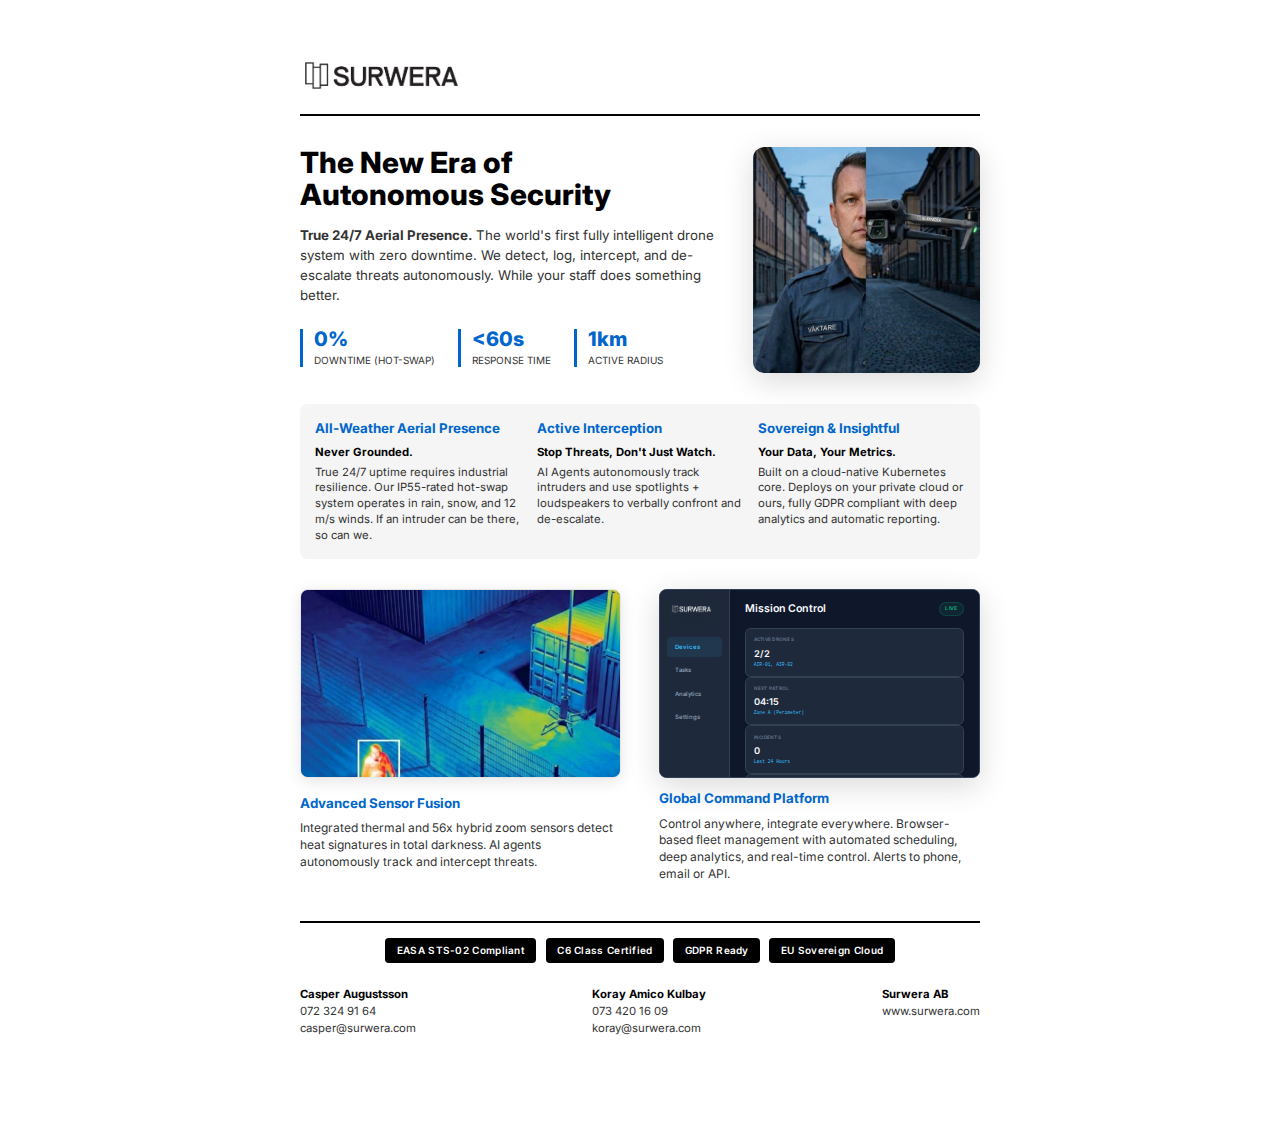
<file: one-pager.html>
<!DOCTYPE html>
<html lang="en">

<head>
    <meta charset="UTF-8">
    <meta name="viewport" content="width=device-width, initial-scale=1.0">
    <title>SURWERA System - One Pager</title>
    <link href="https://fonts.googleapis.com/css2?family=Inter:wght@300;400;500;600;700;800&display=swap"
        rel="stylesheet">
    <link rel="stylesheet" href="print.css">
</head>

<body>
    <div class="page">
        <!-- Header -->
        <header class="doc-header">
            <div class="logo-section">
                <img src="content/Surwera_logo_BW.png" alt="SURWERA">
            </div>
        </header>

        <!-- Hero Section -->
        <section class="hero">
            <div class="hero-content">
                <h1>The New Era of<br>Autonomous Security</h1>
                <p class="hero-subtitle"><strong>True 24/7 Aerial Presence.</strong> The world's first fully intelligent
                    drone system with zero downtime. We detect, log, intercept, and de-escalate threats autonomously.
                    While your staff does something better.</p>

                <div class="key-stats">
                    <div class="stat">
                        <span class="stat-value">0%</span>
                        <span class="stat-label">Downtime (Hot-Swap)</span>
                    </div>
                    <div class="stat">
                        <span class="stat-value">&lt;60s</span>
                        <span class="stat-label">Response Time</span>
                    </div>
                    <div class="stat">
                        <span class="stat-value">1km</span>
                        <span class="stat-label">Active Radius</span>
                    </div>
                </div>
            </div>
            <div class="hero-image-container">
                <img src="content/drone_guard.png" alt="Drone Operation" class="hero-image">
            </div>
        </section>

        <!-- Core Value Proposition -->
        <section class="value-prop">
            <div class="prop-card">
                <h3>All-Weather Aerial Presence</h3>
                <p><strong>Never Grounded.</strong> True 24/7 uptime requires industrial resilience. Our IP55-rated
                    hot-swap system operates in rain, snow, and 12 m/s winds. If an intruder can be there, so can we.
                </p>
            </div>
            <div class="prop-card">
                <h3>Active Interception</h3>
                <p><strong>Stop Threats, Don't Just Watch.</strong> AI Agents autonomously track intruders and use
                    spotlights + loudspeakers to verbally confront and de-escalate.</p>
            </div>
            <div class="prop-card">
                <h3>Sovereign & Insightful</h3>
                <p><strong>Your Data, Your Metrics.</strong> Built on a cloud-native Kubernetes core. Deploys on your
                    private cloud or ours, fully GDPR compliant with deep analytics and automatic reporting.</p>
            </div>
        </section>

        <!-- New Visual Feature Section -->
        <section class="visual-features"
            style="display: grid; grid-template-columns: 1fr 1fr; gap: 10mm; margin-bottom: 10mm;">
            <div class="feature-box">
                <img src="content/thermal_detection_color.jpg" class="feature-visual" alt="AI Logic">
                <h3 style="font-size: 10pt; color: var(--color-accent); margin: 0 0 2mm 0;">Advanced Sensor Fusion</h3>
                <p style="font-size: 9pt; color: var(--color-secondary); margin: 0;">Integrated thermal and 56x hybrid
                    zoom sensors detect heat signatures in total darkness. AI agents autonomously track and intercept
                    threats.</p>
            </div>
            <div class="feature-box">
                <!-- Compact Platform Mockup -->
                <div class="platform-mockup feature-visual">
                    <div class="pm-sidebar">
                        <div class="pm-logo">
                            <img src="content/Surwera_logo_NEG.png" alt="Logo">
                        </div>
                        <div class="pm-nav-item active">Devices</div>
                        <div class="pm-nav-item">Tasks</div>
                        <div class="pm-nav-item">Analytics</div>
                        <div class="pm-nav-item">Settings</div>
                    </div>
                    <div class="pm-content">
                        <div class="pm-header">
                            <div class="pm-title">Mission Control</div>
                            <div class="pm-status">Live</div>
                        </div>
                        <div class="pm-grid">
                            <div class="pm-card">
                                <span class="pm-card-label">Active Drones</span>
                                <span class="pm-card-value">2/2</span>
                                <span class="pm-card-sub">AIR-01, AIR-02</span>
                            </div>
                            <div class="pm-card">
                                <span class="pm-card-label">Next Patrol</span>
                                <span class="pm-card-value">04:15</span>
                                <span class="pm-card-sub">Zone A (Perimeter)</span>
                            </div>
                            <div class="pm-card">
                                <span class="pm-card-label">Incidents</span>
                                <span class="pm-card-value">0</span>
                                <span class="pm-card-sub">Last 24 Hours</span>
                            </div>
                            <div class="pm-card">
                                <span class="pm-card-label">System Health</span>
                                <span class="pm-card-value">100%</span>
                                <span class="pm-card-sub">All Systems Nominal</span>
                            </div>
                        </div>
                    </div>
                </div>
                <h3 style="font-size: 10pt; color: var(--color-accent); margin: 0 0 2mm 0;">Global Command Platform</h3>
                <p style="font-size: 9pt; color: var(--color-secondary); margin: 0;">Control anywhere, integrate
                    everywhere. Browser-based fleet management with automated scheduling, deep analytics, and real-time
                    control. Alerts to phone, email or API.</p>
            </div>
        </section>

        <!-- Compliance & Footer -->
        <section class="compliance-footer">
            <div class="compliance-badges">
                <span class="badge">EASA STS-02 Compliant</span>
                <span class="badge">C6 Class Certified</span>
                <span class="badge">GDPR Ready</span>
                <span class="badge">EU Sovereign Cloud</span>
            </div>

            <div class="footer-contact">
                <div class="contact-info">
                    <strong>Casper Augustsson</strong><br>
                    072 324 91 64<br>
                    casper@surwera.com
                </div>
                <div class="contact-info">
                    <strong>Koray Amico Kulbay</strong><br>
                    073 420 16 09<br>
                    koray@surwera.com
                </div>
                <div class="company-info">
                    <strong>Surwera AB</strong><br>
                    www.surwera.com
                </div>
            </div>
        </section>
    </div>
</body>

</html>
</file>
<file: print.css>
/* Print-optimized styles for One Pager */

:root {
    --color-primary: #000000;
    --color-secondary: #333333;
    --color-accent: #0066cc;
    --color-light-gray: #f5f5f5;
    --color-border: #e0e0e0;

    --font-family: 'Inter', sans-serif;
}

* {
    box-sizing: border-box;
    -webkit-print-color-adjust: exact !important;
    print-color-adjust: exact !important;
}

body {
    margin: 0;
    padding: 0;
    font-family: var(--font-family);
    background: #ffffff;
    color: var(--color-primary);
    font-size: 12px;
    /* Base size for print */
    line-height: 1.4;
}

.page {
    width: 210mm;
    /* A4 width */
    height: 297mm;
    /* A4 height */
    padding: 15mm;
    margin: 0 auto;
    background: white;
    position: relative;
    overflow: hidden;
    /* Prevent spillover */
}


.doc-meta {
    font-size: 9pt;
    color: var(--color-secondary);
    margin-top: 2mm;
}

/* Header - Updated to match new HTML structure */
.doc-header {
    display: flex;
    justify-content: space-between;
    align-items: center;
    border-bottom: 2px solid var(--color-primary);
    padding-bottom: 4mm;
    margin-bottom: 8mm;
}

.logo-section img {
    height: 10mm;
    width: auto;
}

.doc-header .doc-meta {
    text-align: right;
    font-size: 9pt;
    color: var(--color-secondary);
    margin-top: 0;
}

/* Legacy header styles (keep for compatibility) */
.header {
    display: flex;
    justify-content: space-between;
    align-items: center;
    border-bottom: 2px solid var(--color-primary);
    padding-bottom: 10mm;
    margin-bottom: 10mm;
}

.logo {
    height: 12mm;
    width: auto;
}

.header-info {
    text-align: right;
}

.doc-title {
    font-size: 14pt;
    font-weight: 800;
    letter-spacing: 1px;
    text-transform: uppercase;
}


/* Hero */
.hero {
    display: flex;
    justify-content: space-between;
    margin-bottom: 8mm;
    gap: 8mm;
}

.hero-content {
    flex: 1;
}

.hero h1 {
    font-size: 22pt;
    line-height: 1.1;
    margin: 0 0 4mm 0;
    color: var(--color-primary);
    font-weight: 800;
}

.hero-subtitle {
    font-size: 10pt;
    color: var(--color-secondary);
    margin-bottom: 6mm;
    line-height: 1.5;
}

.key-stats {
    display: flex;
    gap: 6mm;
}

.stat {
    border-left: 3px solid var(--color-accent);
    padding-left: 3mm;
}

.stat-value {
    display: block;
    font-size: 15pt;
    font-weight: 800;
    color: var(--color-accent);
    line-height: 1;
}

.stat-label {
    font-size: 7.5pt;
    text-transform: uppercase;
    color: var(--color-secondary);
    display: block;
    margin-top: 1mm;
}

.hero-image-container {
    flex: 0 0 60mm;
    width: 60mm;
    height: 60mm;
    border-radius: 3mm;
    overflow: hidden;
    box-shadow: 0 2mm 8mm rgba(0, 0, 0, 0.15);
}

.hero-image {
    width: 100%;
    height: 100%;
    object-fit: cover;
}

/* Value Props */
.value-prop {
    display: grid;
    grid-template-columns: 1fr 1fr 1fr;
    gap: 4mm;
    margin-bottom: 8mm;
    background: var(--color-light-gray);
    padding: 4mm;
    border-radius: 2mm;
}

.prop-card h3 {
    font-size: 10pt;
    margin: 0 0 2mm 0;
    color: var(--color-accent);
    font-weight: 700;
}

.prop-card p {
    font-size: 8.5pt;
    margin: 0;
    color: var(--color-secondary);
    line-height: 1.4;
}

.prop-card p strong {
    color: var(--color-primary);
    display: block;
    margin-bottom: 1mm;
}

/* Visual Features Section */
.visual-features {
    margin-bottom: 8mm;
}

.feature-box img {
    box-shadow: 0 1mm 4mm rgba(0, 0, 0, 0.1);
}

/* Specs */
.specs-container {
    display: grid;
    grid-template-columns: 1fr 1fr;
    gap: 8mm;
    margin-bottom: 8mm;
}

.section-title {
    font-size: 11pt;
    font-weight: 700;
    border-bottom: 1.5px solid var(--color-accent);
    padding-bottom: 2mm;
    margin-bottom: 3mm;
    color: var(--color-primary);
}

.subsection-title {
    font-size: 9.5pt;
    margin-top: 5mm;
    margin-bottom: 2mm;
    color: var(--color-secondary);
    font-weight: 600;
}

.spec-table {
    width: 100%;
    border-collapse: collapse;
    font-size: 8.5pt;
}

.spec-table th {
    text-align: left;
    padding: 1.2mm 0;
    color: var(--color-secondary);
    width: 42%;
    font-weight: 500;
}

.spec-table td {
    text-align: right;
    padding: 1.2mm 0;
    font-weight: 600;
    border-bottom: 0.5px solid var(--color-border);
    color: var(--color-primary);
}

.spec-table tr:last-child td {
    border-bottom: none;
}

/* Compliance & Footer */
.compliance-footer {
    border-top: 2px solid var(--color-primary);
    padding-top: 4mm;
    margin-top: auto;
}

.compliance-badges {
    display: flex;
    gap: 2.5mm;
    margin-bottom: 6mm;
    justify-content: center;
    flex-wrap: wrap;
}

.badge {
    background: var(--color-primary);
    color: white;
    padding: 1.5mm 3mm;
    border-radius: 1mm;
    font-size: 7.5pt;
    font-weight: 600;
    letter-spacing: 0.3px;
}

.footer-contact {
    display: flex;
    justify-content: space-between;
    font-size: 8.5pt;
    color: var(--color-secondary);
    line-height: 1.5;
}

.contact-info strong,
.company-info strong {
    color: var(--color-primary);
    font-weight: 700;
}

/* Feature Visuals (Shared Styles) */
.feature-visual {
    width: 100%;
    height: 50mm;
    /* Fixed height for symmetry */
    border-radius: 2mm;
    margin-bottom: 3mm;
    box-shadow: 0 2mm 8mm rgba(0, 0, 0, 0.15);
    border: 1px solid rgba(0, 0, 0, 0.1);
}

img.feature-visual {
    object-fit: cover;
}

/* Platform Mockup - Modern & Real */
.platform-mockup {
    background: #0f172a;
    /* Slate 900 */
    overflow: hidden;
    display: flex;
    font-family: 'Inter', sans-serif;
    border: 1px solid #334155;
    /* Slate 700 */
}

.pm-sidebar {
    width: 22%;
    background: #1e293b;
    /* Slate 800 */
    border-right: 1px solid #334155;
    padding: 3mm 2mm;
    display: flex;
    flex-direction: column;
    gap: 1mm;
}

.pm-logo {
    margin-bottom: 4mm;
    padding-left: 1mm;
}

.pm-logo img {
    height: 2.5mm;
    opacity: 0.9;
}

.pm-nav-item {
    color: #94a3b8;
    /* Slate 400 */
    font-size: 4.5pt;
    padding: 1.5mm 2mm;
    border-radius: 1mm;
    font-weight: 500;
}

.pm-nav-item.active {
    background: rgba(56, 189, 248, 0.1);
    /* Sky 400 with opacity */
    color: #38bdf8;
    /* Sky 400 */
    font-weight: 600;
}

.pm-content {
    flex: 1;
    padding: 3mm 4mm;
    display: flex;
    flex-direction: column;
    background: #0f172a;
}

.pm-header {
    display: flex;
    justify-content: space-between;
    align-items: center;
    margin-bottom: 3mm;
    flex-shrink: 0;
}

.pm-title {
    color: #f8fafc !important;
    font-size: 8pt;
    font-weight: 600;
    letter-spacing: -0.01em;
    -webkit-print-color-adjust: exact;
    print-color-adjust: exact;
}

.pm-status {
    background: rgba(16, 185, 129, 0.1);
    color: #10b981 !important;
    font-size: 4pt;
    padding: 0.5mm 1.5mm;
    border-radius: 2mm;
    border: 1px solid rgba(16, 185, 129, 0.2);
    font-weight: 600;
    text-transform: uppercase;
    letter-spacing: 0.05em;
}

.pm-body {
    display: flex;
    gap: 3mm;
    flex: 1;
    overflow: hidden;
}

.pm-cards-col {
    width: 38%;
    display: flex;
    flex-direction: column;
    gap: 2mm;
}



.pm-card {
    background: #1e293b;
    /* Slate 800 */
    border: 1px solid #334155;
    border-radius: 1.5mm;
    padding: 2mm;
    display: flex;
    flex-direction: column;
    justify-content: center;
    flex: 1;
    position: relative;
}

.pm-card.highlight {
    background: rgba(56, 189, 248, 0.05);
    border-color: rgba(56, 189, 248, 0.3);
}

.pm-card-label {
    color: #64748b;
    /* Slate 500 */
    font-size: 3.5pt;
    text-transform: uppercase;
    letter-spacing: 0.05em;
    margin-bottom: 1mm;
    font-weight: 600;
}

.pm-card-value {
    color: #f8fafc;
    font-size: 7pt;
    font-weight: 600;
    margin-bottom: 0.5mm;
}

.pm-card-sub {
    color: #38bdf8;
    font-size: 3.5pt;
    font-family: 'JetBrains Mono', monospace;
    /* Tech feel */
}

.pm-right-col {
    flex: 1;
    display: flex;
    flex-direction: column;
    gap: 1.5mm;
}

.pm-env-bar {
    display: flex;
    justify-content: space-between;
    background: rgba(30, 41, 59, 0.5);
    /* Semi-transparent Slate 800 */
    border: 1px solid #334155;
    border-radius: 1mm;
    padding: 1.5mm 3mm;
    align-items: center;
}

.pm-env-group {
    display: flex;
    gap: 2mm;
    align-items: center;
}

.pm-env-value {
    color: #f8fafc;
    font-size: 6pt;
    font-weight: 700;
}

.pm-env-label {
    color: #94a3b8;
    font-size: 4pt;
    text-transform: uppercase;
    font-weight: 600;
}

.pm-map-view {
    flex: 1;
    background-image: url('content/final_map_polygon_v2.png');
    background-size: cover;
    background-position: center;
    border-radius: 1.5mm;
    position: relative;
    border: 1px solid #334155;
    overflow: hidden;
    box-shadow: 0 4px 6px -1px rgba(0, 0, 0, 0.3);
}

/* Environment Data Grid */
.pm-env-grid {
    display: grid;
    grid-template-columns: 1fr 1fr 1fr;
    gap: 1mm;
    margin-top: 1.5mm;
    flex: 1;
}

.pm-env-item {
    display: flex;
    flex-direction: column;
    align-items: center;
    justify-content: center;
    background: rgba(255, 255, 255, 0.08);
    border: 1px solid rgba(255, 255, 255, 0.1);
    border-radius: 1mm;
    padding: 1mm 0.5mm;
}

.pm-env-val {
    color: #fff;
    font-size: 6.5pt;
    font-weight: 700;
    line-height: 1;
    text-shadow: 0 1px 2px rgba(0, 0, 0, 0.5);
}

.pm-env-lbl {
    color: #cbd5e1;
    font-size: 3.5pt;
    text-transform: uppercase;
    margin-top: 0.5mm;
    font-weight: 600;
}


/* Print Media Query */
@media print {
    @page {
        size: A4;
        margin: 0;
    }

    body {
        margin: 0;
        -webkit-print-color-adjust: exact;
    }

    .page {
        margin: 0;
        width: 210mm;
        height: 297mm;
        page-break-after: always;
    }
}
</file>
